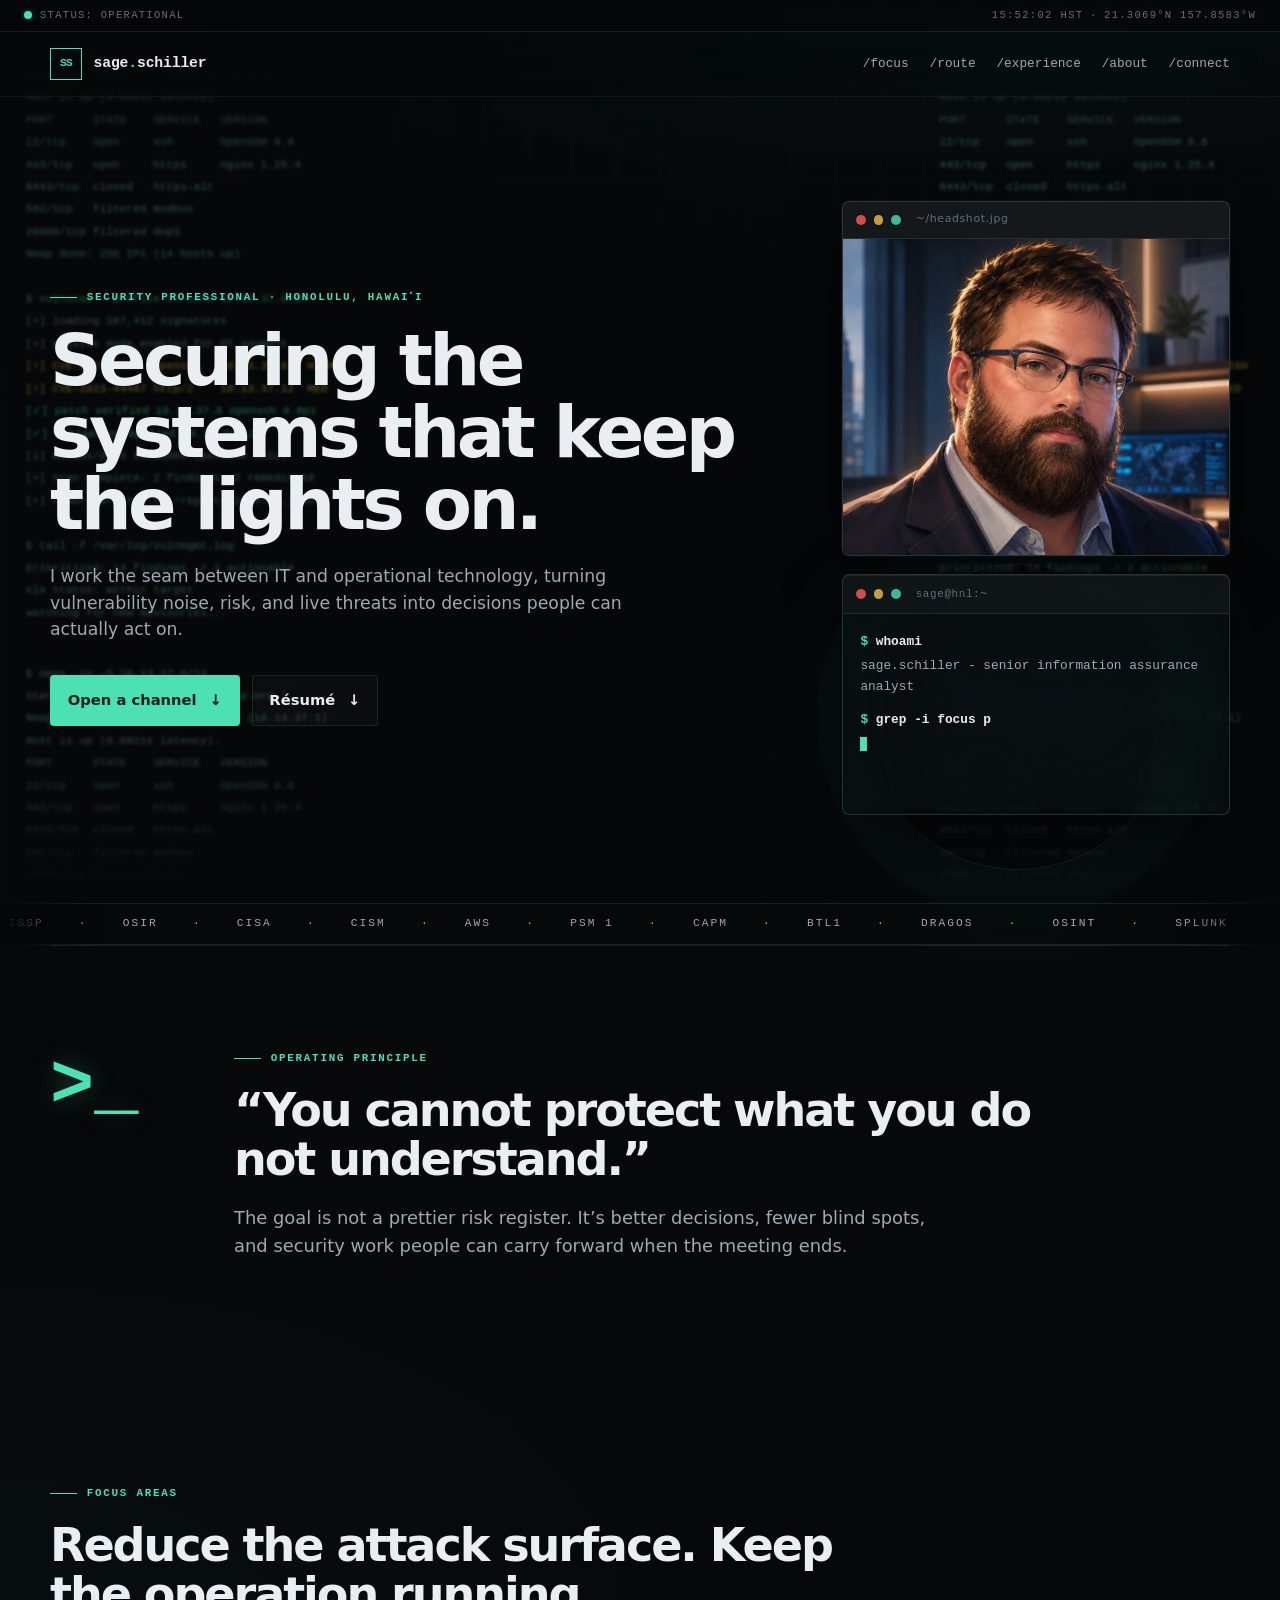
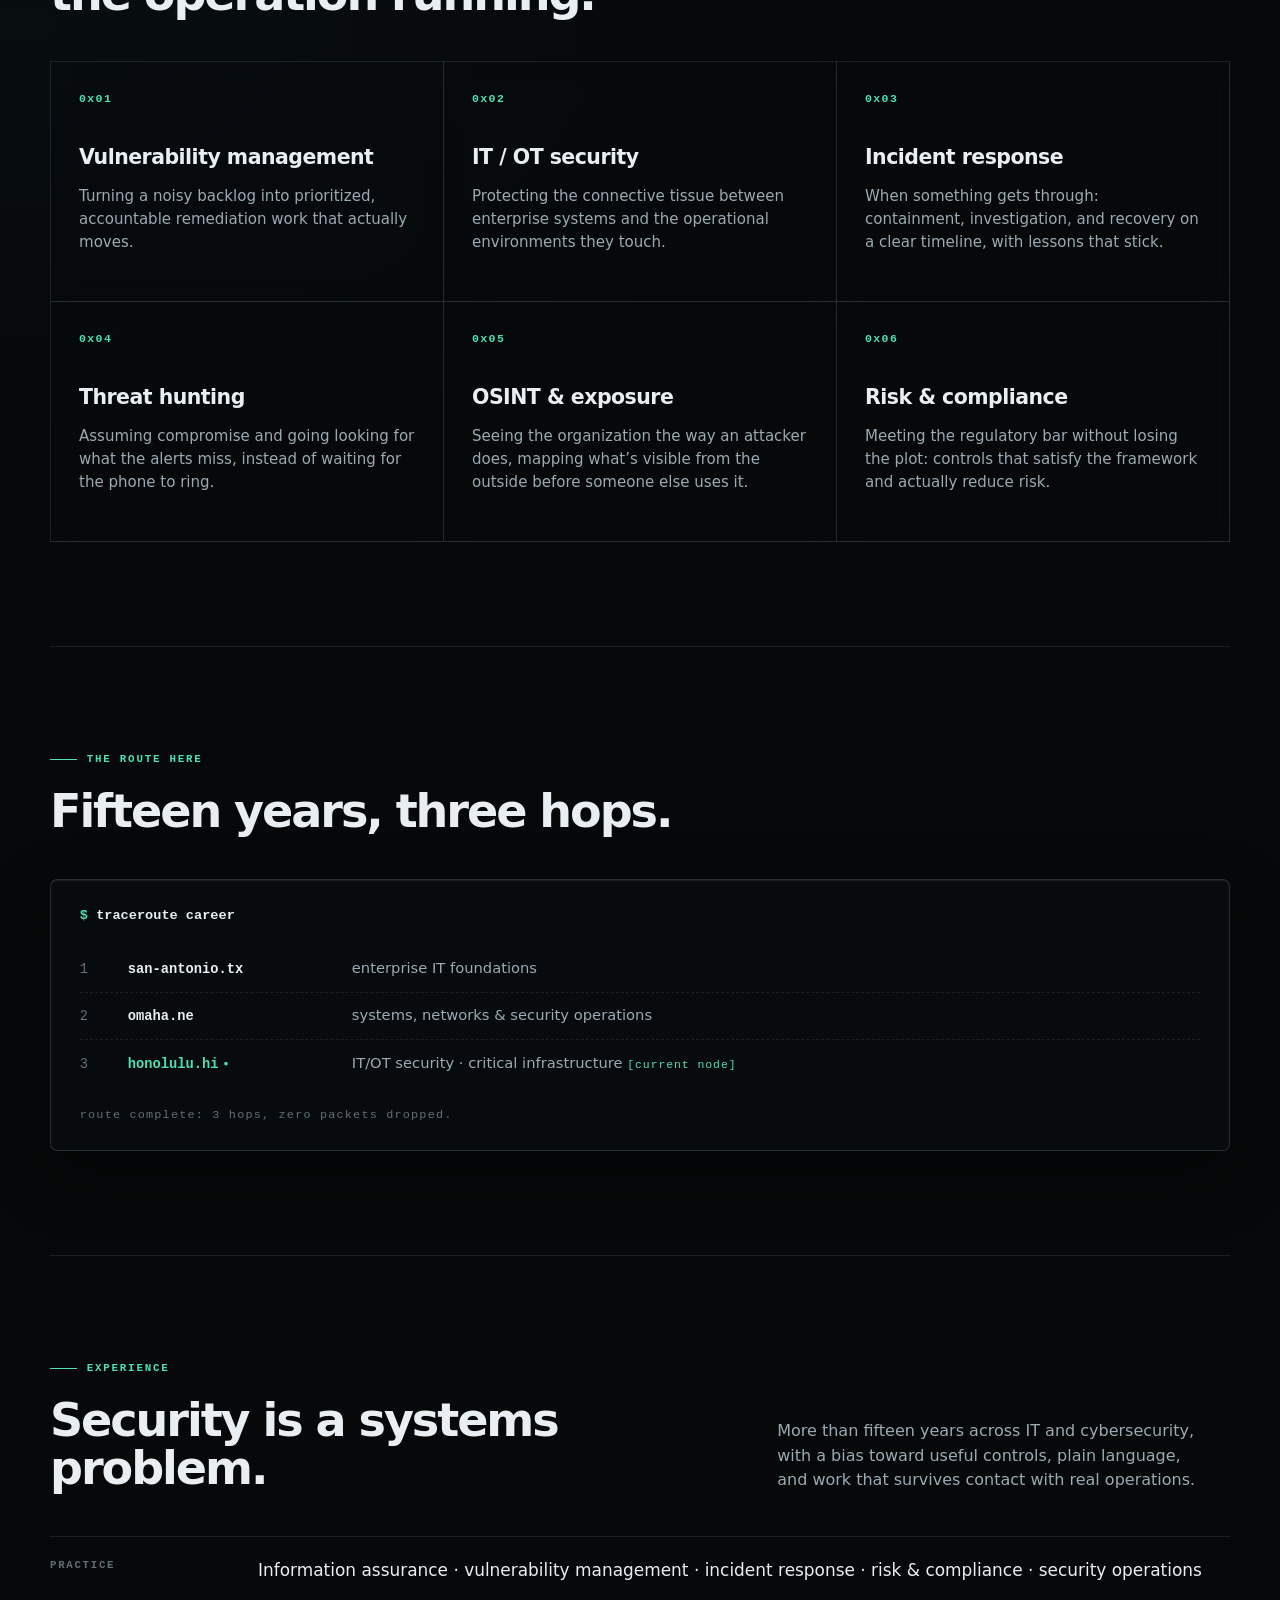
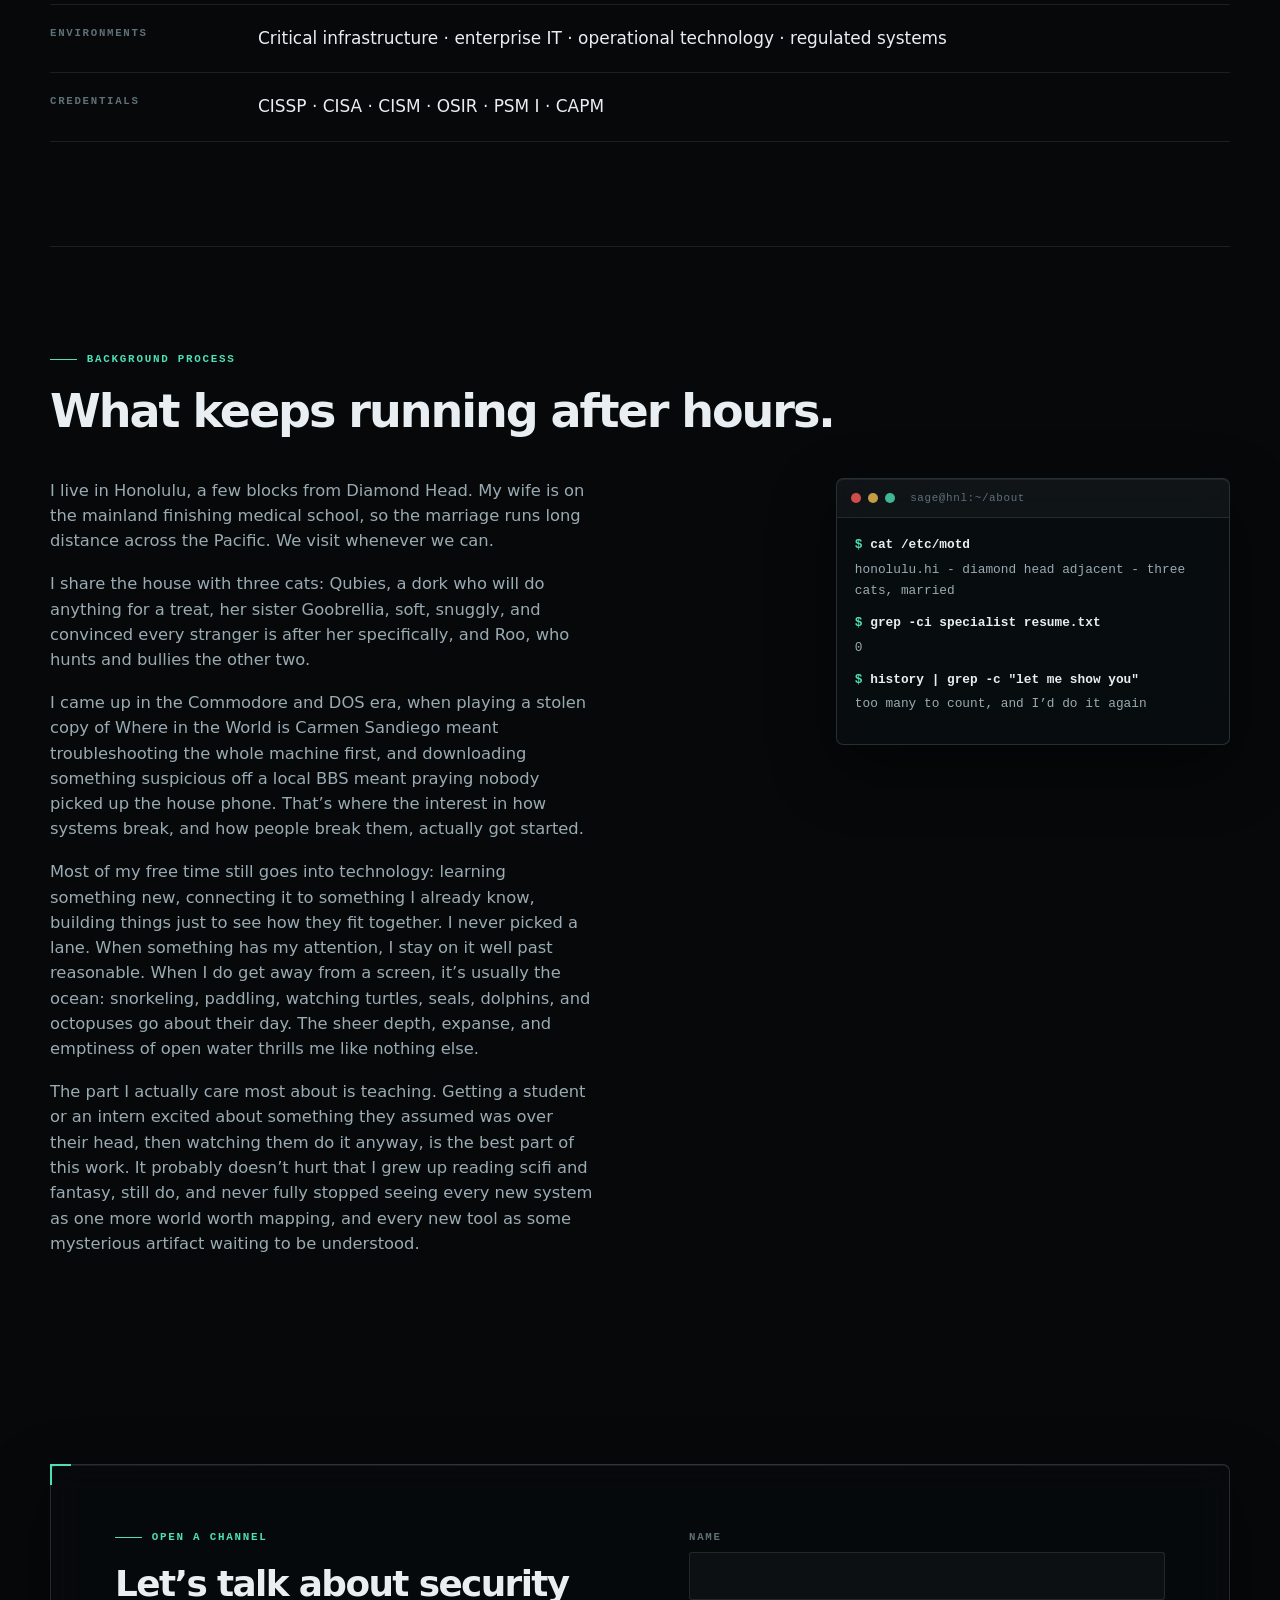
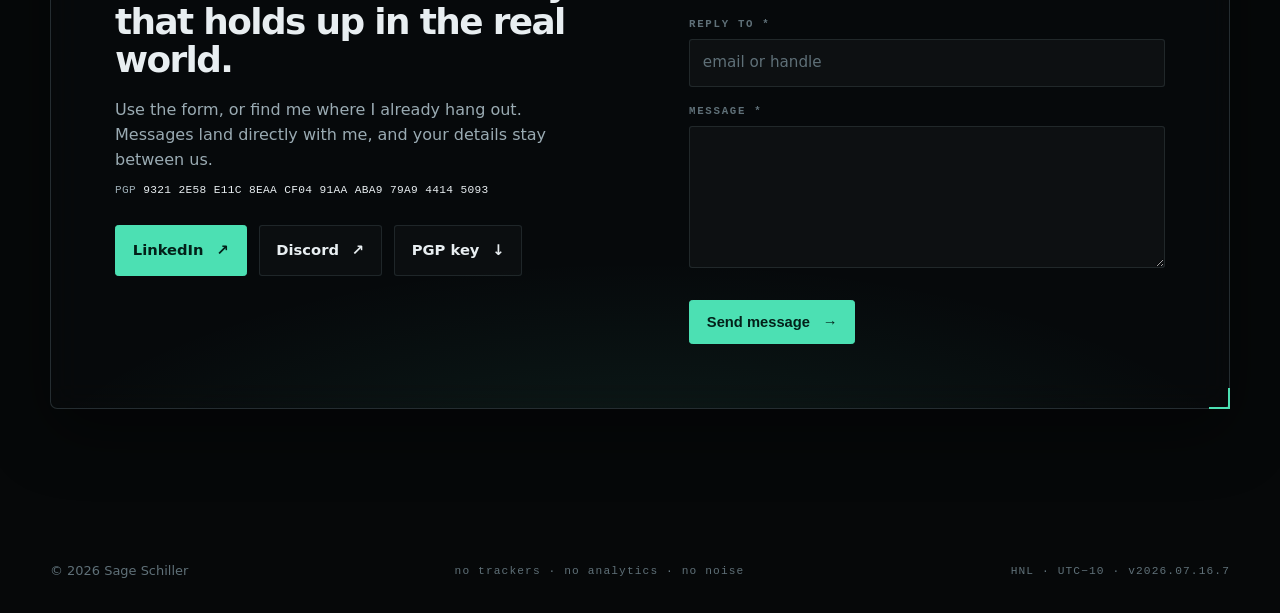
<file: index.html>
<!doctype html>
<html lang="en">
  <head>
    <meta charset="UTF-8" />
    <meta name="viewport" content="width=device-width, initial-scale=1.0" />
    <meta name="description" content="Sage Schiller is a cybersecurity professional focused on IT/OT security, vulnerability management, and practical security operations for critical infrastructure." />
    <meta name="theme-color" content="#060809" />
    <meta property="og:title" content="Sage Schiller | Cybersecurity" />
    <meta property="og:description" content="IT/OT security for the systems that keep the lights on." />
    <meta property="og:type" content="website" />
    <meta property="og:url" content="https://sageschiller.com/" />
    <meta property="og:image" content="https://sageschiller.com/headshot.jpg" />
    <meta name="twitter:card" content="summary" />
    <title>Sage Schiller | Cybersecurity</title>
    <link rel="canonical" href="https://sageschiller.com/" />
    <link rel="icon" href="favicon.svg" type="image/svg+xml" />
    <link rel="stylesheet" href="styles.css" />
    <script>document.documentElement.classList.add('js');</script>
    <script type="application/ld+json">
    {
      "@context": "https://schema.org",
      "@type": "Person",
      "name": "Sage Schiller",
      "jobTitle": "Senior Information Assurance Analyst",
      "url": "https://sageschiller.com/",
      "image": "https://sageschiller.com/headshot.jpg",
      "sameAs": ["https://www.linkedin.com/in/sageschiller"],
      "address": { "@type": "PostalAddress", "addressLocality": "Honolulu", "addressRegion": "HI", "addressCountry": "US" },
      "knowsAbout": ["IT/OT security", "Vulnerability management", "Incident response", "Threat hunting", "OSINT", "Risk and compliance"]
    }
    </script>
    <script src="https://challenges.cloudflare.com/turnstile/v0/api.js" async defer></script>
  </head>
  <body>
    <a class="skip-link" href="#main">Skip to content</a>

    <div class="bg-fx" aria-hidden="true">
      <span class="scanline"></span>
      <div class="scanfeed">
        <div class="scanfeed-track">
          <pre>$ nmap -sV -O 10.13.37.0/24
Starting Nmap 7.95 ( https://nmap.org )
Nmap scan report for gateway.lab (10.13.37.1)
Host is up (0.0021s latency).
PORT      STATE    SERVICE   VERSION
22/tcp    open     ssh       OpenSSH 9.6
443/tcp   open     https     nginx 1.25.4
8443/tcp  closed   https-alt
502/tcp   filtered modbus
20000/tcp filtered dnp3
Nmap done: 256 IPs (14 hosts up)

$ vulnscan --profile ot-safe 10.13.37.0/24
[+] loading 187,412 signatures
[+] passive mode enabled for OT segment
<span class="sf-hi">[!] CVE-2024-6387  openssh   10.13.37.8   HIGH</span>
<span class="sf-hi">[!] CVE-2023-44487 http/2    10.13.37.12  MED</span>
<span class="sf-ok">[✓] patch verified 10.13.37.8 openssh 9.8p1</span>
<span class="sf-ok">[✓] mitigation applied 10.13.37.12</span>
[i] modbus/dnp3 excluded (passive only)
[+] scan complete: 2 findings, 2 remediated
[+] report written to /reports/2026-07.json

$ tail -f /var/log/vulnmgmt.log
prioritized: 14 findings -> 2 actionable
sla status: within target
watching for new advisories...
</pre>
          <pre>$ nmap -sV -O 10.13.37.0/24
Starting Nmap 7.95 ( https://nmap.org )
Nmap scan report for gateway.lab (10.13.37.1)
Host is up (0.0021s latency).
PORT      STATE    SERVICE   VERSION
22/tcp    open     ssh       OpenSSH 9.6
443/tcp   open     https     nginx 1.25.4
8443/tcp  closed   https-alt
502/tcp   filtered modbus
20000/tcp filtered dnp3
Nmap done: 256 IPs (14 hosts up)

$ vulnscan --profile ot-safe 10.13.37.0/24
[+] loading 187,412 signatures
[+] passive mode enabled for OT segment
<span class="sf-hi">[!] CVE-2024-6387  openssh   10.13.37.8   HIGH</span>
<span class="sf-hi">[!] CVE-2023-44487 http/2    10.13.37.12  MED</span>
<span class="sf-ok">[✓] patch verified 10.13.37.8 openssh 9.8p1</span>
<span class="sf-ok">[✓] mitigation applied 10.13.37.12</span>
[i] modbus/dnp3 excluded (passive only)
[+] scan complete: 2 findings, 2 remediated
[+] report written to /reports/2026-07.json

$ tail -f /var/log/vulnmgmt.log
prioritized: 14 findings -> 2 actionable
sla status: within target
watching for new advisories...
</pre>
        </div>
      </div>
      <span class="ghost g1">$ tail -f /var/log/auth.log</span>
      <span class="ghost g2">$ dig +trace sageschiller.com</span>
      <span class="ghost g3">$ sha256sum firmware.bin</span>
      <span class="ghost g4">$ grep -ci critical scan_results.txt</span>
      <span class="ghost g5">$ systemctl status firewalld</span>
      <span class="ghost g6">$ tcpdump -i eth0 port 443</span>
    </div>

    <div class="statusbar" aria-hidden="true">
      <p><span class="pulse"></span>STATUS: OPERATIONAL</p>
      <p class="statusbar-right"><span id="hst-clock">--:--:--</span> HST&ensp;·&ensp;21.3069°N 157.8583°W</p>
    </div>

    <header class="site-header">
      <a class="wordmark" href="#top" aria-label="Sage Schiller home">
        <span class="mark">SS</span>
        <span>sage<b>.</b>schiller</span>
      </a>
      <nav aria-label="Primary navigation">
        <a href="#focus">/focus</a>
        <a href="#route">/route</a>
        <a href="#experience">/experience</a>
        <a href="#about">/about</a>
        <a href="#connect">/connect</a>
      </nav>
    </header>

    <main id="main">
      <section class="hero" id="top" aria-labelledby="hero-title">
        <div class="hero-grid">
          <div>
            <p class="eyebrow"><span></span>SECURITY PROFESSIONAL · HONOLULU, HAWAIʻI</p>
            <h1 id="hero-title" class="glitch" data-text="Securing the systems that keep the lights on.">Securing the systems that keep the lights on.</h1>
            <p class="hero-copy">
              I work the seam between IT and operational technology, turning vulnerability
              noise, risk, and live threats into decisions people can actually act on.
            </p>
            <div class="hero-actions">
              <a class="button button-primary" href="#connect">Open a channel <span aria-hidden="true">↓</span></a>
              <a class="button button-quiet" href="/resume.pdf" download="sage_schiller_resume.pdf">Résumé <span aria-hidden="true">↓</span></a>
            </div>
          </div>

          <div class="hero-side">
          <figure class="portrait">
            <div class="terminal-bar" aria-hidden="true">
              <span class="dot dot-r"></span><span class="dot dot-y"></span><span class="dot dot-g"></span>
              <span class="terminal-title">~/headshot.jpg</span>
            </div>
            <img src="headshot.jpg" alt="Portrait of Sage Schiller" width="880" height="880" decoding="async" />
          </figure>

          <aside class="terminal" aria-label="Professional snapshot">
            <div class="terminal-bar" aria-hidden="true">
              <span class="dot dot-r"></span><span class="dot dot-y"></span><span class="dot dot-g"></span>
              <span class="terminal-title">sage@hnl:~</span>
            </div>
            <div class="terminal-body" id="terminal-body">
              <p class="t-cmd">whoami</p>
              <p class="t-out">sage.schiller - senior information assurance analyst</p>
              <p class="t-cmd">grep -i focus profile.txt</p>
              <p class="t-out">it/ot security - vulnerability management - incident response</p>
              <p class="t-cmd">uptime</p>
              <p class="t-out">15+ years across IT &amp; cybersecurity, still patching</p>
            </div>
          </aside>
          </div>
        </div>
      </section>

      <div class="ticker" role="marquee" aria-label="Credentials and skills: CISSP, OSIR, CISA, CISM, AWS, PSM 1, CAPM, BTL1, Dragos, OSINT, Splunk, Security+, Network+, A+, Linux, MCSA, CCENT, vulnerability management, IT/OT security, threat hunting, incident response, DFIR, active defense, SOC analysis, Azure, Python, risk and compliance, critical infrastructure, 15+ years IT and security">
      <div class="ticker-track" aria-hidden="true">
        <span>CISSP</span><span>·</span><span>OSIR</span><span>·</span><span>CISA</span><span>·</span><span>CISM</span><span>·</span><span>AWS</span><span>·</span><span>PSM 1</span><span>·</span><span>CAPM</span><span>·</span><span>BTL1</span><span>·</span><span>DRAGOS</span><span>·</span><span>OSINT</span><span>·</span><span>SPLUNK</span><span>·</span><span>SECURITY+</span><span>·</span><span>NETWORK+</span><span>·</span><span>A+</span><span>·</span><span>LINUX</span><span>·</span><span>MCSA</span><span>·</span><span>CCENT</span><span>·</span><span>VULNERABILITY MANAGEMENT</span><span>·</span><span>IT/OT SECURITY</span><span>·</span><span>THREAT HUNTING</span><span>·</span><span>INCIDENT RESPONSE</span><span>·</span><span>DFIR</span><span>·</span><span>ACTIVE DEFENSE</span><span>·</span><span>SOC ANALYSIS</span><span>·</span><span>AZURE</span><span>·</span><span>PYTHON</span><span>·</span><span>RISK &amp; COMPLIANCE</span><span>·</span><span>CRITICAL INFRASTRUCTURE</span><span>·</span><span>15+ YEARS</span><span>·</span>
        <span>CISSP</span><span>·</span><span>OSIR</span><span>·</span><span>CISA</span><span>·</span><span>CISM</span><span>·</span><span>AWS</span><span>·</span><span>PSM 1</span><span>·</span><span>CAPM</span><span>·</span><span>BTL1</span><span>·</span><span>DRAGOS</span><span>·</span><span>OSINT</span><span>·</span><span>SPLUNK</span><span>·</span><span>SECURITY+</span><span>·</span><span>NETWORK+</span><span>·</span><span>A+</span><span>·</span><span>LINUX</span><span>·</span><span>MCSA</span><span>·</span><span>CCENT</span><span>·</span><span>VULNERABILITY MANAGEMENT</span><span>·</span><span>IT/OT SECURITY</span><span>·</span><span>THREAT HUNTING</span><span>·</span><span>INCIDENT RESPONSE</span><span>·</span><span>DFIR</span><span>·</span><span>ACTIVE DEFENSE</span><span>·</span><span>SOC ANALYSIS</span><span>·</span><span>AZURE</span><span>·</span><span>PYTHON</span><span>·</span><span>RISK &amp; COMPLIANCE</span><span>·</span><span>CRITICAL INFRASTRUCTURE</span><span>·</span><span>15+ YEARS</span><span>·</span>
        </div>
      </div>

      <section class="section note-section reveal" aria-labelledby="note-title">
        <div class="note-mark" aria-hidden="true">&gt;_</div>
        <div>
          <p class="eyebrow"><span></span>OPERATING PRINCIPLE</p>
          <h2 id="note-title">“You cannot protect what you do not understand.”</h2>
          <p class="note-copy">The goal is not a prettier risk register. It’s better decisions, fewer blind spots, and security work people can carry forward when the meeting ends.</p>
        </div>
      </section>

      <section class="section focus-section reveal" id="focus" aria-labelledby="focus-title">
        <div class="section-heading">
          <p class="eyebrow"><span></span>FOCUS AREAS</p>
          <h2 id="focus-title">Reduce the attack surface. Keep the operation running.</h2>
        </div>
        <div class="focus-grid">
          <article class="focus-card">
            <p class="number">0x01</p>
            <h3>Vulnerability management</h3>
            <p>Turning a noisy backlog into prioritized, accountable remediation work that actually moves.</p>
          </article>
          <article class="focus-card">
            <p class="number">0x02</p>
            <h3>IT / OT security</h3>
            <p>Protecting the connective tissue between enterprise systems and the operational environments they touch.</p>
          </article>
          <article class="focus-card">
            <p class="number">0x03</p>
            <h3>Incident response</h3>
            <p>When something gets through: containment, investigation, and recovery on a clear timeline, with lessons that stick.</p>
          </article>
          <article class="focus-card">
            <p class="number">0x04</p>
            <h3>Threat hunting</h3>
            <p>Assuming compromise and going looking for what the alerts miss, instead of waiting for the phone to ring.</p>
          </article>
          <article class="focus-card">
            <p class="number">0x05</p>
            <h3>OSINT &amp; exposure</h3>
            <p>Seeing the organization the way an attacker does, mapping what’s visible from the outside before someone else uses it.</p>
          </article>
          <article class="focus-card">
            <p class="number">0x06</p>
            <h3>Risk &amp; compliance</h3>
            <p>Meeting the regulatory bar without losing the plot: controls that satisfy the framework and actually reduce risk.</p>
          </article>
        </div>
      </section>

      <section class="section route-section reveal" id="route" aria-labelledby="route-title">
        <div class="section-heading">
          <p class="eyebrow"><span></span>THE ROUTE HERE</p>
          <h2 id="route-title">Fifteen years, three hops.</h2>
        </div>
        <div class="route-panel">
          <p class="route-cmd" aria-hidden="true"><span class="prompt">$</span> traceroute career</p>
          <ol class="route-hops">
            <li>
              <span class="hop-num">1</span>
              <span class="hop-host">san-antonio.tx</span>
              <span class="hop-desc">enterprise IT foundations</span>
            </li>
            <li>
              <span class="hop-num">2</span>
              <span class="hop-host">omaha.ne</span>
              <span class="hop-desc">systems, networks &amp; security operations</span>
            </li>
            <li class="hop-current">
              <span class="hop-num">3</span>
              <span class="hop-host">honolulu.hi</span>
              <span class="hop-desc">IT/OT security · critical infrastructure <em>[current node]</em></span>
            </li>
          </ol>
          <p class="route-done" aria-hidden="true">route complete: 3 hops, zero packets dropped.</p>
        </div>
      </section>

      <section class="section experience-section reveal" id="experience" aria-labelledby="experience-title">
        <div class="section-heading split-heading">
          <div>
            <p class="eyebrow"><span></span>EXPERIENCE</p>
            <h2 id="experience-title">Security is a systems problem.</h2>
          </div>
          <p class="section-copy">More than fifteen years across IT and cybersecurity, with a bias toward useful controls, plain language, and work that survives contact with real operations.</p>
        </div>

        <div class="experience-panel">
          <div class="experience-row">
            <p class="experience-label">PRACTICE</p>
            <p>Information assurance · vulnerability management · incident response · risk &amp; compliance · security operations</p>
          </div>
          <div class="experience-row">
            <p class="experience-label">ENVIRONMENTS</p>
            <p>Critical infrastructure · enterprise IT · operational technology · regulated systems</p>
          </div>
          <div class="experience-row">
            <p class="experience-label">CREDENTIALS</p>
            <p>CISSP · CISA · CISM · OSIR · PSM I · CAPM</p>
          </div>
        </div>
      </section>

      <section class="section about-section reveal" id="about" aria-labelledby="about-title">
        <div class="section-heading">
          <p class="eyebrow"><span></span>BACKGROUND PROCESS</p>
          <h2 id="about-title">What keeps running after hours.</h2>
        </div>
        <div class="about-grid">
          <div class="about-copy">
            <p>I live in Honolulu, a few blocks from Diamond Head. My wife is on the mainland finishing medical school, so the marriage runs long distance across the Pacific. We visit whenever we can.</p>
            <p>I share the house with three cats: Qubies, a dork who will do anything for a treat, her sister Goobrellia, soft, snuggly, and convinced every stranger is after her specifically, and Roo, who hunts and bullies the other two.</p>
            <p>I came up in the Commodore and DOS era, when playing a stolen copy of Where in the World is Carmen Sandiego meant troubleshooting the whole machine first, and downloading something suspicious off a local BBS meant praying nobody picked up the house phone. That&rsquo;s where the interest in how systems break, and how people break them, actually got started.</p>
            <p>Most of my free time still goes into technology: learning something new, connecting it to something I already know, building things just to see how they fit together. I never picked a lane. When something has my attention, I stay on it well past reasonable. When I do get away from a screen, it&rsquo;s usually the ocean: snorkeling, paddling, watching turtles, seals, dolphins, and octopuses go about their day. The sheer depth, expanse, and emptiness of open water thrills me like nothing else.</p>
            <p>The part I actually care most about is teaching. Getting a student or an intern excited about something they assumed was over their head, then watching them do it anyway, is the best part of this work. It probably doesn&rsquo;t hurt that I grew up reading scifi and fantasy, still do, and never fully stopped seeing every new system as one more world worth mapping, and every new tool as some mysterious artifact waiting to be understood.</p>
          </div>
          <aside class="terminal about-terminal" aria-label="Off the clock">
            <div class="terminal-bar" aria-hidden="true">
              <span class="dot dot-r"></span><span class="dot dot-y"></span><span class="dot dot-g"></span>
              <span class="terminal-title">sage@hnl:~/about</span>
            </div>
            <div class="terminal-body">
              <p class="t-cmd">cat /etc/motd</p>
              <p class="t-out">honolulu.hi - diamond head adjacent - three cats, married</p>
              <p class="t-cmd">grep -ci specialist resume.txt</p>
              <p class="t-out">0</p>
              <p class="t-cmd">history | grep -c "let me show you"</p>
              <p class="t-out">too many to count, and I&rsquo;d do it again</p>
            </div>
          </aside>
        </div>
      </section>

      <section class="section connect-section reveal" id="connect" aria-labelledby="connect-title">
        <div class="connect-frame">
          <div class="connect-grid">
            <div>
              <p class="eyebrow"><span></span>OPEN A CHANNEL</p>
              <h2 id="connect-title">Let’s talk about security that holds up in the real world.</h2>
              <p class="connect-copy">Use the form, or find me where I already hang out. Messages land directly with me, and your details stay between us.</p>
              <p class="pgp-fingerprint">PGP <span class="fp">9321 2E58 E11C 8EAA CF04 91AA ABA9 79A9 4414 5093</span></p>
              <div class="connect-links">
                <a class="button button-primary" href="https://www.linkedin.com/in/sageschiller" target="_blank" rel="noreferrer">LinkedIn <span aria-hidden="true">↗</span></a>
                <a class="button button-quiet" href="https://discord.com/users/1180602612492542058" target="_blank" rel="noreferrer">Discord <span aria-hidden="true">↗</span></a>
                <a class="button button-quiet" href="/pgp-key.asc" download>PGP key <span aria-hidden="true">↓</span></a>
              </div>
            </div>
            <form class="contact-form" action="/api/contact" method="POST">
              <label>
                <span class="field-label">NAME</span>
                <input type="text" name="name" maxlength="120" autocomplete="name" />
              </label>
              <label>
                <span class="field-label">REPLY TO *</span>
                <input type="text" name="reply" maxlength="200" required placeholder="email or handle" />
              </label>
              <label>
                <span class="field-label">MESSAGE *</span>
                <textarea name="message" rows="5" minlength="10" maxlength="2000" required></textarea>
              </label>
              <input class="hp-field" type="text" name="website" tabindex="-1" autocomplete="off" aria-hidden="true" />
              <!-- Turnstile injects a hidden cf-turnstile-response input into this form. -->
              <div class="cf-turnstile" data-sitekey="0x4AAAAAAEE0_vcSreKWWC3h" data-action="turnstile-spin-v2" data-theme="dark" data-size="flexible"></div>
              <button class="button button-primary" type="submit">Send message <span aria-hidden="true">→</span></button>
            </form>
            <script>
              // Turnstile tokens are single-use. If the submit does not navigate
              // away (inline error, browser back to a cached page), reset the
              // widget so a retry gets a fresh token instead of being rejected
              // as timeout-or-duplicate.
              document.querySelector('.contact-form')?.addEventListener('submit', () => {
                setTimeout(() => window.turnstile?.reset(), 0);
              });
              window.addEventListener('pageshow', (e) => {
                if (e.persisted) window.turnstile?.reset();
              });
            </script>
          </div>
        </div>
      </section>
    </main>

    <footer>
      <p>© <span id="year">2026</span> Sage Schiller</p>
      <p class="footer-mono">no trackers · no analytics · no noise</p>
      <p class="footer-mono">HNL · UTC−10 · v2026.07.16.7</p>
    </footer>

    <script>
      document.getElementById('year').textContent = new Date().getFullYear();

      // Live Honolulu clock in the status bar.
      var clockEl = document.getElementById('hst-clock');
      function tick() {
        clockEl.textContent = new Intl.DateTimeFormat('en-US', {
          timeZone: 'Pacific/Honolulu', hour12: false,
          hour: '2-digit', minute: '2-digit', second: '2-digit'
        }).format(new Date());
      }
      tick();
      setInterval(tick, 1000);

      var reduceMotion = window.matchMedia('(prefers-reduced-motion: reduce)').matches;

      // Terminal typing effect. The real content lives in the HTML (works
      // without JS); with JS we clear it and retype it line by line.
      (function () {
        var body = document.getElementById('terminal-body');
        if (reduceMotion) { body.classList.add('t-done'); return; }
        var lines = Array.prototype.map.call(body.children, function (el) {
          return { text: el.textContent, cmd: el.classList.contains('t-cmd') };
        });
        body.textContent = '';
        var cursor = document.createElement('span');
        cursor.className = 't-cursor';
        body.appendChild(cursor);

        var li = 0;
        function nextLine() {
          if (li >= lines.length) { body.classList.add('t-done'); return; }
          var line = lines[li++];
          var p = document.createElement('p');
          p.className = line.cmd ? 't-cmd' : 't-out';
          body.insertBefore(p, cursor);
          if (line.cmd) {
            var ci = 0;
            (function typeChar() {
              p.textContent = line.text.slice(0, ++ci);
              if (ci < line.text.length) setTimeout(typeChar, 24 + Math.random() * 40);
              else setTimeout(nextLine, 260);
            })();
          } else {
            p.textContent = line.text;
            setTimeout(nextLine, 420);
          }
        }
        setTimeout(nextLine, 600);
      })();

      // Mirror the scan feed onto the left edge, phase-shifted.
      (function () {
        var feed = document.querySelector('.scanfeed');
        if (!feed) return;
        var left = feed.cloneNode(true);
        left.classList.add('scanfeed-left');
        feed.parentNode.appendChild(left);
      })();

      // Reveal sections as they enter the viewport.
      (function () {
        var sections = document.querySelectorAll('.reveal');
        if (reduceMotion || !('IntersectionObserver' in window)) {
          sections.forEach(function (s) { s.classList.add('in'); });
          return;
        }
        var io = new IntersectionObserver(function (entries) {
          entries.forEach(function (e) {
            if (e.isIntersecting) { e.target.classList.add('in'); io.unobserve(e.target); }
          });
        }, { threshold: 0.12 });
        sections.forEach(function (s) { io.observe(s); });
      })();
    </script>
  </body>
</html>
</file>
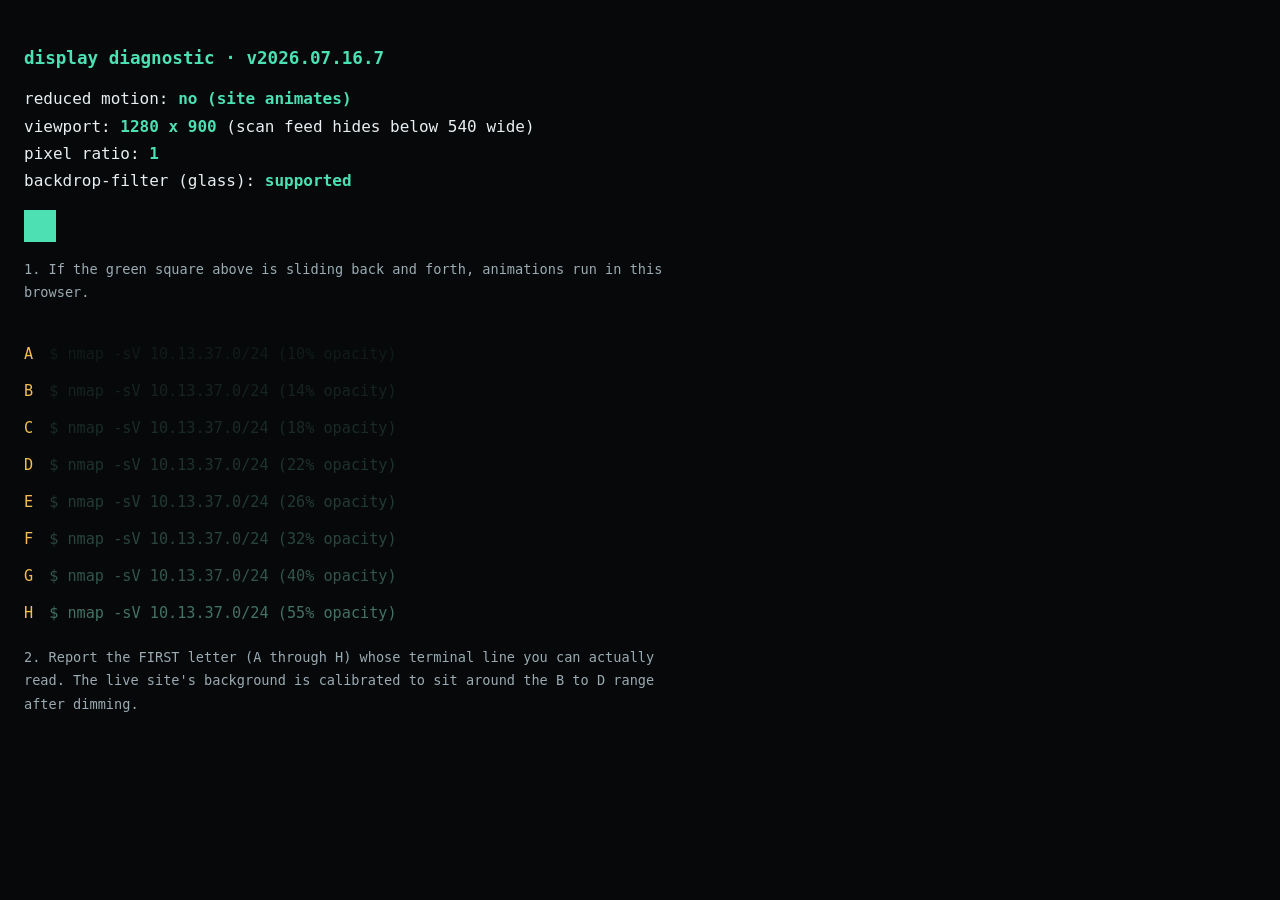
<file: diag.html>
<!doctype html>
<html lang="en">
  <head>
    <meta charset="UTF-8" />
    <meta name="viewport" content="width=device-width, initial-scale=1.0" />
    <meta name="robots" content="noindex" />
    <title>Display diagnostic | Sage Schiller</title>
    <style>
      body { margin: 0; padding: 2rem 1.5rem; background: #060809; color: #e8eef1;
             font-family: ui-monospace, Menlo, Consolas, monospace; line-height: 1.7; }
      h1 { font-size: 1.1rem; color: #4ce0b3; }
      .report { font-size: 1rem; }
      .report b { color: #4ce0b3; }
      .bars { margin-top: 2rem; }
      .bar { padding: .35rem 0; font-size: .95rem; }
      .bar span { color: #f3bf4f; margin-right: 1rem; }
      .mover { width: 2rem; height: 2rem; background: #4ce0b3; margin: 1rem 0;
               animation: slide 2s ease-in-out infinite alternate; }
      @keyframes slide { to { transform: translateX(10rem); } }
      .note { color: #9aabb3; font-size: .85rem; max-width: 40rem; }
    </style>
  </head>
  <body>
    <h1>display diagnostic · v2026.07.16.7</h1>
    <div class="report" id="report">javascript required for the report</div>

    <div class="mover"></div>
    <p class="note">1. If the green square above is sliding back and forth, animations run in this browser.</p>

    <div class="bars">
      <div class="bar" style="color: rgba(118,200,176,.10)"><span style="color:#f3bf4f">A</span>$ nmap -sV 10.13.37.0/24 (10% opacity)</div>
      <div class="bar" style="color: rgba(118,200,176,.14)"><span style="color:#f3bf4f">B</span>$ nmap -sV 10.13.37.0/24 (14% opacity)</div>
      <div class="bar" style="color: rgba(118,200,176,.18)"><span style="color:#f3bf4f">C</span>$ nmap -sV 10.13.37.0/24 (18% opacity)</div>
      <div class="bar" style="color: rgba(118,200,176,.22)"><span style="color:#f3bf4f">D</span>$ nmap -sV 10.13.37.0/24 (22% opacity)</div>
      <div class="bar" style="color: rgba(118,200,176,.26)"><span style="color:#f3bf4f">E</span>$ nmap -sV 10.13.37.0/24 (26% opacity)</div>
      <div class="bar" style="color: rgba(118,200,176,.32)"><span style="color:#f3bf4f">F</span>$ nmap -sV 10.13.37.0/24 (32% opacity)</div>
      <div class="bar" style="color: rgba(118,200,176,.40)"><span style="color:#f3bf4f">G</span>$ nmap -sV 10.13.37.0/24 (40% opacity)</div>
      <div class="bar" style="color: rgba(118,200,176,.55)"><span style="color:#f3bf4f">H</span>$ nmap -sV 10.13.37.0/24 (55% opacity)</div>
    </div>
    <p class="note">2. Report the FIRST letter (A through H) whose terminal line you can actually read. The live site's background is calibrated to sit around the B to D range after dimming.</p>

    <script>
      var rm = matchMedia('(prefers-reduced-motion: reduce)').matches;
      var bf = CSS.supports('backdrop-filter', 'blur(1px)') || CSS.supports('-webkit-backdrop-filter', 'blur(1px)');
      document.getElementById('report').innerHTML =
        'reduced motion: <b>' + (rm ? 'YES (site shows static decor)' : 'no (site animates)') + '</b><br>' +
        'viewport: <b>' + innerWidth + ' x ' + innerHeight + '</b> (scan feed hides below 540 wide)<br>' +
        'pixel ratio: <b>' + devicePixelRatio + '</b><br>' +
        'backdrop-filter (glass): <b>' + (bf ? 'supported' : 'NOT supported') + '</b>';
    </script>
  </body>
</html>
</file>
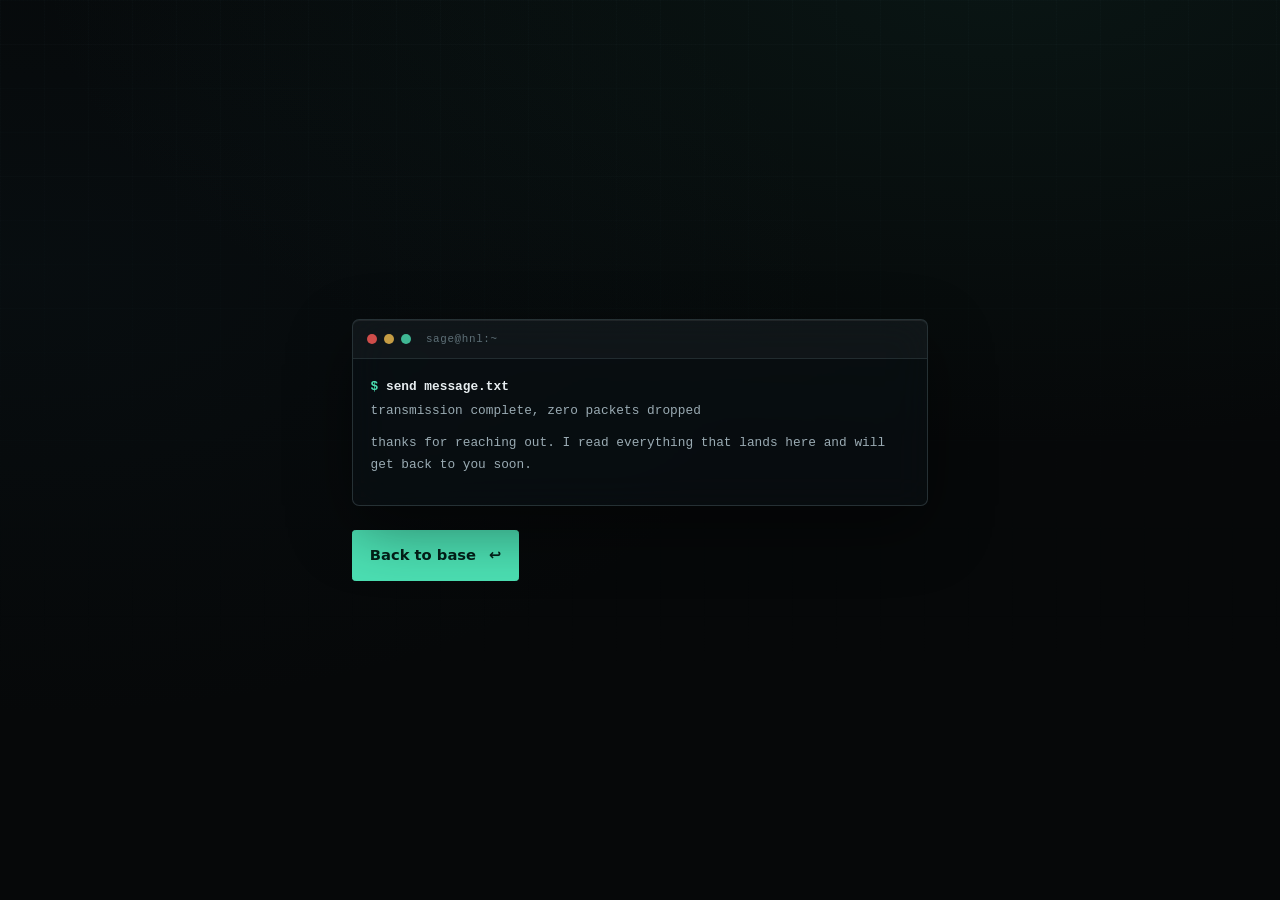
<file: sent.html>
<!doctype html>
<html lang="en" class="js">
  <head>
    <meta charset="UTF-8" />
    <meta name="viewport" content="width=device-width, initial-scale=1.0" />
    <meta name="robots" content="noindex" />
    <meta name="theme-color" content="#060809" />
    <title>Message sent | Sage Schiller</title>
    <link rel="icon" href="/favicon.svg" type="image/svg+xml" />
    <link rel="stylesheet" href="/styles.css" />
  </head>
  <body>
    <main class="standalone">
      <div class="terminal">
        <div class="terminal-bar" aria-hidden="true">
          <span class="dot dot-r"></span><span class="dot dot-y"></span><span class="dot dot-g"></span>
          <span class="terminal-title">sage@hnl:~</span>
        </div>
        <div class="terminal-body t-done">
          <p class="t-cmd">send message.txt</p>
          <p class="t-out">transmission complete, zero packets dropped</p>
          <p class="t-out">thanks for reaching out. I read everything that lands here and will get back to you soon.</p>
        </div>
      </div>
      <a class="button button-primary" href="/">Back to base <span aria-hidden="true">↩</span></a>
    </main>
  </body>
</html>
</file>
<file: styles.css>
:root {
  --ink: #e8eef1;
  --muted: #9aabb3;
  --faint: #5f7078;
  --ground: #060809;
  --ground-2: #0a0e10;
  --panel: #0c1114;
  --line: rgba(150, 180, 190, 0.14);
  --accent: #4ce0b3;
  --accent-bright: #8ff2d4;
  --accent-dim: rgba(76, 224, 179, 0.35);
  --danger: #ff5c57;
  --amber: #f3bf4f;
  --sans: Inter, ui-sans-serif, system-ui, -apple-system, BlinkMacSystemFont, "Segoe UI", sans-serif;
  --mono: ui-monospace, "SF Mono", SFMono-Regular, Menlo, Consolas, "Liberation Mono", monospace;
  --max-width: 1180px;
}

* { box-sizing: border-box; }
html { scroll-behavior: smooth; }
body {
  margin: 0;
  background:
    radial-gradient(ellipse 60rem 30rem at 78% -4%, rgba(28, 92, 78, 0.16), transparent),
    radial-gradient(ellipse 50rem 28rem at 2% 30%, rgba(20, 52, 66, 0.12), transparent),
    var(--ground);
  color: var(--ink);
  font-family: var(--sans);
  line-height: 1.55;
}

/* Faint grid + scanlines, fading out down the page. */
body::before {
  content: "";
  position: fixed;
  inset: 0;
  z-index: 0;
  pointer-events: none;
  opacity: 0.5;
  background-image:
    linear-gradient(rgba(130, 180, 200, 0.04) 1px, transparent 1px),
    linear-gradient(90deg, rgba(130, 180, 200, 0.04) 1px, transparent 1px),
    repeating-linear-gradient(0deg, rgba(255, 255, 255, 0.012) 0 1px, transparent 1px 3px);
  background-size: 44px 44px, 44px 44px, 100% 3px;
  mask-image: linear-gradient(to bottom, black, transparent 82%);
}

::selection { background: var(--accent); color: #032019; }

/* ---------- background terminal fx ---------- */
.bg-fx { position: fixed; inset: 0; z-index: 0; pointer-events: none; overflow: hidden; }
/* Dim-and-blur veil over the fx layer: animations keep running underneath,
   but foreground text never has to compete with them. Heavier on the left
   where headlines sit, lighter on the right where the scan feed lives. */
.bg-fx::after {
  content: ""; position: absolute; inset: 0;
  background: linear-gradient(to right, rgba(6, 8, 9, .3), rgba(6, 8, 9, .14) 62%);
  -webkit-backdrop-filter: blur(1px); backdrop-filter: blur(1px);
}
.scanline {
  position: absolute; left: 0; right: 0; top: -25vh; height: 22vh;
  background: linear-gradient(to bottom, transparent, rgba(76, 224, 179, .035), transparent);
  animation: scan 16s linear infinite;
}
@keyframes scan { to { transform: translateY(160vh); } }
/* Slow-scrolling, blurred vulnerability-scan feed behind the content. */
.scanfeed {
  position: absolute; top: 0; bottom: 0; right: 2.5%;
  overflow: hidden;
  mask-image: linear-gradient(to bottom, transparent, black 18%, black 82%, transparent);
}
.scanfeed-track { animation: scanfeed-scroll 70s linear infinite; }
.scanfeed pre {
  margin: 0; padding: 1.2rem 0;
  font-family: var(--mono); font-size: .7rem; line-height: 2;
  color: rgba(118, 200, 176, .52);
  filter: blur(1px);
}
.sf-hi { color: rgba(243, 191, 79, .6); }
.sf-ok { color: rgba(76, 224, 179, .62); }
@keyframes scanfeed-scroll { to { transform: translateY(-50%); } }
.scanfeed-left { right: auto; left: 2%; }
.scanfeed-left .scanfeed-track { animation-duration: 85s; animation-delay: -40s; }

.ghost {
  position: absolute; max-width: 0; overflow: hidden; white-space: nowrap;
  font-family: var(--mono); font-size: .78rem; letter-spacing: .05em;
  color: rgba(118, 200, 176, .5);
  animation: ghost-type 21s linear infinite;
}
@keyframes ghost-type {
  0% { max-width: 0; opacity: 0; }
  2% { opacity: 1; }
  22% { max-width: 38ch; opacity: 1; }
  36% { opacity: 0; }
  100% { max-width: 38ch; opacity: 0; }
}
.g1 { top: 16%; left: 5%; }
.g2 { top: 30%; left: 68%; animation-delay: 3.5s; }
.g3 { top: 48%; left: 10%; animation-delay: 7s; }
.g4 { top: 64%; left: 56%; animation-delay: 10.5s; }
.g5 { top: 78%; left: 18%; animation-delay: 14s; }
.g6 { top: 90%; left: 74%; animation-delay: 17.5s; }

a { color: inherit; text-decoration: none; }
a:focus-visible { outline: 3px solid var(--accent); outline-offset: 4px; }
.skip-link { position: fixed; left: 1rem; top: -4rem; z-index: 9; background: var(--accent); color: #032019; padding: .55rem .8rem; border-radius: .35rem; font-weight: 800; }
.skip-link:focus { top: 1rem; }

/* ---------- status bar ---------- */
.statusbar {
  position: relative; z-index: 1;
  display: flex; justify-content: space-between; gap: 1rem;
  padding: .45rem 1.5rem;
  border-bottom: 1px solid var(--line);
  font-family: var(--mono); font-size: .66rem; letter-spacing: .12em;
  color: var(--faint);
  background: rgba(6, 8, 9, 0.6);
}
.statusbar p { margin: 0; display: flex; align-items: center; gap: .5rem; white-space: nowrap; }
.pulse {
  width: .5rem; height: .5rem; border-radius: 50%;
  background: var(--accent);
  box-shadow: 0 0 6px var(--accent-dim);
  animation: pulse 2.4s ease-in-out infinite;
}
@keyframes pulse { 0%, 100% { opacity: 1; } 50% { opacity: .35; } }

/* ---------- header ---------- */
main { position: relative; z-index: 1; }
footer, .hero, .section { width: min(calc(100% - 3rem), var(--max-width)); margin-inline: auto; position: relative; z-index: 1; }
.hero, .section { scroll-margin-top: 4.5rem; }
.site-header {
  position: sticky; top: 0; z-index: 6;
  display: flex; justify-content: space-between; align-items: center;
  padding: 1rem max(1.5rem, calc((100% - var(--max-width)) / 2));
  background: rgba(6, 8, 9, .82);
  border-bottom: 1px solid rgba(150, 180, 190, .07);
}
.wordmark { display: inline-flex; align-items: center; gap: .72rem; font-family: var(--mono); font-size: .92rem; font-weight: 700; letter-spacing: -.01em; }
.wordmark b { color: var(--accent); }
.mark { display: grid; place-items: center; width: 2rem; height: 2rem; border: 1px solid var(--accent); color: var(--accent); font-size: .7rem; letter-spacing: -.06em; }
nav { display: flex; gap: 1.3rem; font-family: var(--mono); font-size: .8rem; color: var(--muted); }
nav a:hover { color: var(--accent); }

/* ---------- hero ---------- */
.hero { min-height: 66vh; padding: 6.5rem 0 5.5rem; display: grid; align-items: center; position: relative; }
.hero::after {
  content: ""; position: absolute; width: 19rem; height: 19rem; right: 5%; bottom: 4%;
  border: 1px solid rgba(76, 224, 179, .13); border-radius: 50%;
  box-shadow: 0 0 0 3rem rgba(76, 224, 179, .018), 0 0 0 6rem rgba(76, 224, 179, .012);
  pointer-events: none;
}
.hero-grid { display: grid; grid-template-columns: minmax(0, 1.5fr) minmax(17rem, .8fr); gap: 4rem; align-items: center; position: relative; z-index: 1; }

.eyebrow { display: flex; align-items: center; gap: .6rem; margin: 0 0 1.2rem; color: var(--accent); font-family: var(--mono); font-size: .68rem; font-weight: 700; letter-spacing: .16em; }
.eyebrow span { width: 1.7rem; height: 1px; background: var(--accent); }

h1, h2, h3, p { margin-top: 0; }
h1 { max-width: 720px; margin-bottom: 1.4rem; font-size: clamp(2.7rem, 5.6vw, 4.9rem); line-height: 1.0; letter-spacing: -.05em; font-weight: 800; }
h2 { margin-bottom: 0; max-width: 840px; font-size: clamp(1.9rem, 3.6vw, 3.2rem); line-height: 1.06; letter-spacing: -.045em; font-weight: 760; }
.hero-copy { max-width: 620px; color: var(--muted); font-size: 1.08rem; }
.hero-actions { display: flex; gap: .75rem; margin-top: 2rem; flex-wrap: wrap; }

/* Subtle glitch on hover: two clipped copies of the headline, briefly offset. */
.glitch { position: relative; }
.glitch::before, .glitch::after {
  content: attr(data-text);
  position: absolute; inset: 0;
  opacity: 0; pointer-events: none;
}
.glitch:hover::before {
  color: var(--accent);
  clip-path: inset(18% 0 64% 0);
  animation: glitch-a .32s steps(2, end) 1;
}
.glitch:hover::after {
  color: var(--danger);
  clip-path: inset(72% 0 10% 0);
  animation: glitch-b .32s steps(2, end) 1;
}
@keyframes glitch-a { 0% { opacity: .5; transform: translate(-6px, 0); } 45% { opacity: .5; transform: translate(4px, -1px); } 100% { opacity: 0; transform: translate(0, 0); } }
@keyframes glitch-b { 0% { opacity: .5; transform: translate(6px, 0); } 45% { opacity: .5; transform: translate(-4px, 1px); } 100% { opacity: 0; transform: translate(0, 0); } }

.button { display: inline-flex; align-items: center; gap: .8rem; border: 1px solid var(--line); border-radius: .2rem; padding: .82rem 1.05rem; font-size: .92rem; font-weight: 700; transition: transform .18s ease, background .18s ease, border-color .18s ease, box-shadow .18s ease; }
.button:hover { transform: translateY(-2px); }
.button-primary { background: var(--accent); color: #032019; border-color: var(--accent); }
.button-primary:hover { background: var(--accent-bright); box-shadow: 0 0 22px rgba(76, 224, 179, .22); }
.button-quiet { color: var(--ink); background: rgba(255, 255, 255, .025); }
.button-quiet:hover { border-color: var(--accent-dim); }

/* ---------- portrait + terminal stack ---------- */
.hero-side { display: grid; gap: 1.1rem; align-self: center; }
.portrait {
  margin: 0; border: 1px solid var(--line); border-radius: .45rem; overflow: hidden;
  background: var(--panel);
  box-shadow: 0 1.4rem 4rem rgba(0, 0, 0, .45), 0 0 0 1px rgba(76, 224, 179, .05);
}
.portrait img {
  display: block; width: 100%; height: auto;
  aspect-ratio: 1 / .82; object-fit: cover; object-position: 50% 22%;
  filter: saturate(.94);
}

/* ---------- terminal card ---------- */
.terminal {
  border: 1px solid var(--line); border-radius: .45rem; overflow: hidden;
  background: var(--panel);
  box-shadow: 0 1.4rem 4rem rgba(0, 0, 0, .45), 0 0 0 1px rgba(76, 224, 179, .05);
  font-family: var(--mono); font-size: .8rem; line-height: 1.7;
}
.terminal-bar {
  display: flex; align-items: center; gap: .45rem;
  padding: .6rem .85rem;
  background: rgba(255, 255, 255, .03);
  border-bottom: 1px solid var(--line);
}
.dot { width: .62rem; height: .62rem; border-radius: 50%; opacity: .8; }
.dot-r { background: var(--danger); }
.dot-y { background: var(--amber); }
.dot-g { background: var(--accent); }
.terminal-title { margin-left: .5rem; color: var(--faint); font-size: .68rem; letter-spacing: .06em; }
.terminal-body { padding: 1.05rem 1.1rem 1.2rem; min-height: 12.5rem; }
.terminal-body p { margin: 0 0 .15rem; overflow-wrap: break-word; }
.t-cmd { color: var(--ink); font-weight: 700; }
.t-cmd::before { content: "$ "; color: var(--accent); }
.t-out { color: var(--muted); margin-bottom: .65rem !important; }
.t-cursor { display: inline-block; width: .55em; height: 1.05em; vertical-align: text-bottom; background: var(--accent); animation: blink 1.05s steps(1, end) infinite; }
@keyframes blink { 0%, 49% { opacity: 1; } 50%, 100% { opacity: 0; } }

/* ---------- ticker ---------- */
.ticker {
  position: relative; z-index: 1;
  border-top: 1px solid var(--line); border-bottom: 1px solid var(--line);
  overflow: hidden; padding: .72rem 0;
  background: rgba(10, 14, 16, .55);
  mask-image: linear-gradient(90deg, transparent, black 8%, black 92%, transparent);
}
.ticker-track {
  display: flex; gap: 2.2rem; width: max-content;
  font-family: var(--mono); font-size: .7rem; letter-spacing: .18em; color: var(--muted);
  animation: ticker 128s linear infinite;
}
.ticker-track span:nth-child(even) { color: var(--accent); }
.ticker:hover .ticker-track { animation-play-state: paused; }
@keyframes ticker { to { transform: translateX(-50%); } }

/* ---------- sections ---------- */
.section { padding: 6.5rem 0; position: relative; }
.section-heading { max-width: 880px; margin-bottom: 2.65rem; }

/* Reveal-on-scroll only applies when JS is running (html.js), so content
   stays visible for no-JS visitors. */
.js .reveal { opacity: 0; transform: translateY(1.4rem); transition: opacity .7s ease, transform .7s ease; }
.js .reveal.in { opacity: 1; transform: none; }

.focus-grid { display: grid; grid-template-columns: repeat(3, 1fr); border-top: 1px solid var(--line); border-left: 1px solid var(--line); }
.focus-card { position: relative; min-height: 15rem; padding: 1.75rem; border-right: 1px solid var(--line); border-bottom: 1px solid var(--line); background: rgba(10, 14, 16, .3); transition: background .25s ease; }
.focus-card:hover { background: rgba(17, 34, 33, .5); }
.focus-card::before, .focus-card::after {
  content: ""; position: absolute; width: .9rem; height: .9rem;
  border-color: var(--accent); border-style: solid; opacity: 0; transition: opacity .25s ease;
}
.focus-card::before { top: .5rem; left: .5rem; border-width: 1px 0 0 1px; }
.focus-card::after { bottom: .5rem; right: .5rem; border-width: 0 1px 1px 0; }
.focus-card:hover::before, .focus-card:hover::after { opacity: 1; }
.number { font-family: var(--mono); color: var(--accent); font-size: .72rem; letter-spacing: .12em; font-weight: 700; }
.focus-card h3 { font-size: 1.28rem; letter-spacing: -.025em; margin: 2.1rem 0 .7rem; }
.focus-card p:last-child { color: var(--muted); font-size: .94rem; margin-bottom: 0; }

/* ---------- traceroute ---------- */
.route-section { border-top: 1px solid var(--line); }
.route-panel {
  border: 1px solid var(--line); border-radius: .45rem;
  background: var(--panel); padding: 1.6rem 1.8rem;
  font-family: var(--mono);
  box-shadow: 0 1rem 3rem rgba(0, 0, 0, .35);
}
.route-cmd { margin: 0 0 1.2rem; color: var(--ink); font-size: .85rem; font-weight: 700; }
.prompt { color: var(--accent); }
.route-hops { list-style: none; margin: 0; padding: 0; }
.route-hops li {
  display: grid; grid-template-columns: 2rem 13rem 1fr; gap: 1rem; align-items: baseline;
  padding: .72rem 0; border-bottom: 1px dashed rgba(150, 180, 190, 0.12);
  font-size: .86rem;
}
.route-hops li:last-child { border-bottom: 0; }
.hop-num { color: var(--faint); }
.hop-host { color: var(--ink); font-weight: 700; }
.hop-desc { color: var(--muted); font-family: var(--sans); font-size: .92rem; }
.hop-current .hop-host { color: var(--accent); }
.hop-current .hop-host::after { content: " ●"; font-size: .6em; vertical-align: middle; }
.hop-desc em { font-style: normal; color: var(--accent); font-family: var(--mono); font-size: .78em; letter-spacing: .08em; }
.route-done { margin: 1.2rem 0 0; color: var(--faint); font-size: .74rem; letter-spacing: .1em; }

/* ---------- experience ---------- */
.experience-section { border-top: 1px solid var(--line); }
.split-heading { display: grid; grid-template-columns: 1.2fr .8fr; gap: 3rem; align-items: end; max-width: none; }
.section-copy { margin: 0; color: var(--muted); max-width: 27rem; }
.experience-panel { border-top: 1px solid var(--line); }
.experience-row { display: grid; grid-template-columns: 11.5rem 1fr; gap: 1.5rem; padding: 1.25rem 0; border-bottom: 1px solid var(--line); }
.experience-label { font-family: var(--mono); color: var(--faint); font-size: .67rem; letter-spacing: .16em; font-weight: 700; }
.experience-row p:last-child { margin: 0; font-size: 1.06rem; }

/* ---------- about ---------- */
.about-section { border-top: 1px solid var(--line); }
.about-grid { display: grid; grid-template-columns: minmax(0, 1.5fr) minmax(17rem, .8fr); gap: 3rem; align-items: start; }
.about-copy { color: var(--muted); font-size: 1.02rem; max-width: 34rem; }
.about-copy p { margin: 0 0 1.1rem; }
.about-copy p:last-child { margin-bottom: 0; }

/* ---------- principle ---------- */
.note-section { display: grid; grid-template-columns: 9rem 1fr; gap: 2.5rem; align-items: start; border-top: 1px solid var(--line); }
.note-mark { color: var(--accent); font-family: var(--mono); font-size: 4.6rem; line-height: 1; font-weight: 700; text-shadow: 0 0 26px rgba(76, 224, 179, .3); }
.note-copy { max-width: 710px; color: var(--muted); font-size: 1.12rem; margin-top: 1.25rem; }

/* ---------- connect ---------- */
.connect-section { padding-bottom: 7.5rem; }
.connect-frame {
  position: relative;
  border: 1px solid var(--accent-dim); border-radius: .45rem;
  padding: 4rem clamp(1.5rem, 5vw, 4rem);
  background:
    radial-gradient(ellipse 40rem 16rem at 50% 120%, rgba(76, 224, 179, .1), transparent),
    var(--ground-2);
  box-shadow: 0 0 44px rgba(76, 224, 179, .07), inset 0 0 44px rgba(76, 224, 179, .03);
}
.connect-frame::before, .connect-frame::after {
  content: ""; position: absolute; width: 1.2rem; height: 1.2rem;
  border-color: var(--accent); border-style: solid;
}
.connect-frame::before { top: -1px; left: -1px; border-width: 2px 0 0 2px; }
.connect-frame::after { bottom: -1px; right: -1px; border-width: 0 2px 2px 0; }
.connect-frame h2 { max-width: 780px; margin-bottom: 1.2rem; font-size: clamp(1.7rem, 2.8vw, 2.5rem); }
.connect-grid { display: grid; grid-template-columns: 1.05fr .95fr; gap: 3rem; align-items: start; }
.connect-copy { color: var(--muted); margin: 0 0 1.6rem; max-width: 30rem; }
.pgp-fingerprint { font-family: var(--mono); font-size: .7rem; letter-spacing: .03em; color: var(--muted); margin: -1rem 0 1.6rem; }
.pgp-fingerprint .fp { color: var(--ink); user-select: all; }
.connect-links { display: flex; gap: .75rem; flex-wrap: wrap; }
.contact-form { display: grid; gap: 1rem; }
.contact-form label { display: grid; gap: .4rem; }
.field-label { font-family: var(--mono); font-size: .67rem; letter-spacing: .16em; font-weight: 700; color: var(--faint); }
.contact-form input, .contact-form textarea {
  width: 100%; padding: .7rem .8rem;
  border: 1px solid var(--line); border-radius: .2rem;
  background: rgba(255, 255, 255, .03); color: var(--ink);
  font: inherit; font-size: .95rem;
}
.contact-form input::placeholder, .contact-form textarea::placeholder { color: var(--faint); }
.contact-form input:focus, .contact-form textarea:focus {
  outline: none; border-color: var(--accent);
  box-shadow: 0 0 0 3px rgba(76, 224, 179, .12);
}
.contact-form textarea { resize: vertical; min-height: 8rem; }
.contact-form .button { justify-self: start; cursor: pointer; }
.hp-field { position: absolute !important; left: -9999px; width: 1px; height: 1px; opacity: 0; }

/* Turnstile widget: only occupies space once it renders. */
.cf-turnstile { min-height: 0; }
.cf-turnstile:not(:empty) { margin-block: 0.25rem; }

/* ---------- standalone pages (404, sent) ---------- */
.standalone {
  min-height: 100svh; width: min(calc(100% - 3rem), 36rem);
  margin: 0 auto; display: grid; place-content: center;
  justify-items: start; gap: 1.5rem;
  position: relative; z-index: 1;
}
.standalone .terminal { width: 100%; }
.standalone .terminal-body { min-height: 0; }

/* ---------- footer ---------- */
footer { display: flex; justify-content: space-between; gap: 1rem; padding: 2rem 0; color: var(--faint); font-size: .81rem; }
footer p { margin: 0; }
.footer-mono { font-family: var(--mono); font-size: .7rem; letter-spacing: .1em; align-self: center; }

/* ---------- glass ---------- */
@supports ((backdrop-filter: blur(1px)) or (-webkit-backdrop-filter: blur(1px))) {
  .site-header { background: rgba(6, 8, 9, .38); -webkit-backdrop-filter: blur(18px) saturate(1.4); backdrop-filter: blur(18px) saturate(1.4); }
  .statusbar { -webkit-backdrop-filter: blur(8px); backdrop-filter: blur(8px); }
  .terminal { background: rgba(14, 20, 24, .42); -webkit-backdrop-filter: blur(18px) saturate(1.5); backdrop-filter: blur(18px) saturate(1.5); }
  .route-panel { background: rgba(12, 17, 20, .42); -webkit-backdrop-filter: blur(18px) saturate(1.5); backdrop-filter: blur(18px) saturate(1.5); }
  .focus-card { background: rgba(10, 14, 16, .28); -webkit-backdrop-filter: blur(12px); backdrop-filter: blur(12px); }
  .focus-card:hover { background: rgba(19, 49, 46, .4); }
  .terminal, .portrait, .route-panel, .connect-frame, .focus-card { border-color: rgba(190, 225, 235, .17); }
  .terminal, .route-panel, .connect-frame {
    box-shadow: 0 1.4rem 4rem rgba(0, 0, 0, .45), inset 0 1px 0 rgba(255, 255, 255, .07);
  }
  .ticker { background: rgba(10, 14, 16, .35); -webkit-backdrop-filter: blur(12px); backdrop-filter: blur(12px); }
  .connect-frame {
    background:
      radial-gradient(ellipse 40rem 16rem at 50% 120%, rgba(76, 224, 179, .1), transparent),
      rgba(10, 14, 16, .42);
    -webkit-backdrop-filter: blur(16px) saturate(1.4); backdrop-filter: blur(16px) saturate(1.4);
  }
}

/* ---------- motion & mobile ---------- */
@media (prefers-reduced-motion: reduce) {
  html { scroll-behavior: auto; }
  /* Show the background decor statically: no motion, but not a blank page.
     RDP sessions and accessibility settings both land here. */
  .scanline { display: none; }
  .ghost { animation: none; max-width: none; color: rgba(118, 200, 176, .52); }
  .scanfeed-track { animation: none; }
  /* Static decor can afford to be brighter, and remote sessions crush
     faint colors, so boost contrast and ease the veil in this mode. */
  .scanfeed pre { color: rgba(118, 200, 176, .58); filter: blur(.5px); }
  .sf-hi { color: rgba(243, 191, 79, .64); }
  .sf-ok { color: rgba(76, 224, 179, .66); }
  .bg-fx::after {
    background: linear-gradient(to right, rgba(6, 8, 9, .24), rgba(6, 8, 9, .1) 62%);
    -webkit-backdrop-filter: blur(1px); backdrop-filter: blur(1px);
  }
  .pulse, .t-cursor, .ticker-track { animation: none; }
  .glitch:hover::before, .glitch:hover::after { animation: none; opacity: 0; }
  .reveal { opacity: 1; transform: none; transition: none; }
  .button:hover { transform: none; }
}

@media print {
  :root {
    --ink: #111417; --muted: #3d4a50; --faint: #5a686f;
    --ground: #fff; --ground-2: #fff; --panel: #fff;
    --line: #c9d2d6; --accent: #0b7a5e; --accent-bright: #0b7a5e; --accent-dim: #0b7a5e;
  }
  body { background: #fff; }
  body::before, .bg-fx, .statusbar, .skip-link, .ticker, .hero-actions, .hero::after, .t-cursor, .contact-form { display: none; }
  .site-header { position: static; background: none; -webkit-backdrop-filter: none; backdrop-filter: none; }
  .js .reveal { opacity: 1; transform: none; transition: none; }
  .terminal, .route-panel, .connect-frame { box-shadow: none; }
  .section, .hero { padding: 2.5rem 0; min-height: 0; break-inside: avoid; }
  .connect-frame { background: #fff; }
}

@media (max-width: 760px) {
  .site-header, footer, .hero, .section { width: min(calc(100% - 2rem), var(--max-width)); }
  .statusbar { padding: .45rem 1rem; }
  .statusbar p.statusbar-right { display: none; }
  .site-header { flex-wrap: wrap; gap: .5rem .9rem; padding: .8rem 1rem; }
  .g2, .g4, .g6 { display: none; }
  nav { gap: .75rem; font-size: .72rem; flex-wrap: wrap; }
  .hero { min-height: auto; padding: 4.2rem 0 3.6rem; }
  .hero-grid, .split-heading, .note-section, .connect-grid, .about-grid { grid-template-columns: 1fr; gap: 2.2rem; }
  .hero-side { max-width: 30rem; }
  .focus-grid { grid-template-columns: 1fr; }
  .focus-card { min-height: 0; }
  .route-panel { padding: 1.2rem 1.1rem; }
  .route-hops li { grid-template-columns: 1.4rem 1fr; }
  .hop-desc { grid-column: 2; }
  .experience-row { grid-template-columns: 1fr; gap: .2rem; }
  .note-mark { font-size: 3.2rem; }
  footer { flex-direction: column; align-items: flex-start; }
  .footer-mono { align-self: auto; }
}

@media (max-width: 540px) {
  .scanfeed { display: none; }
}
</file>
